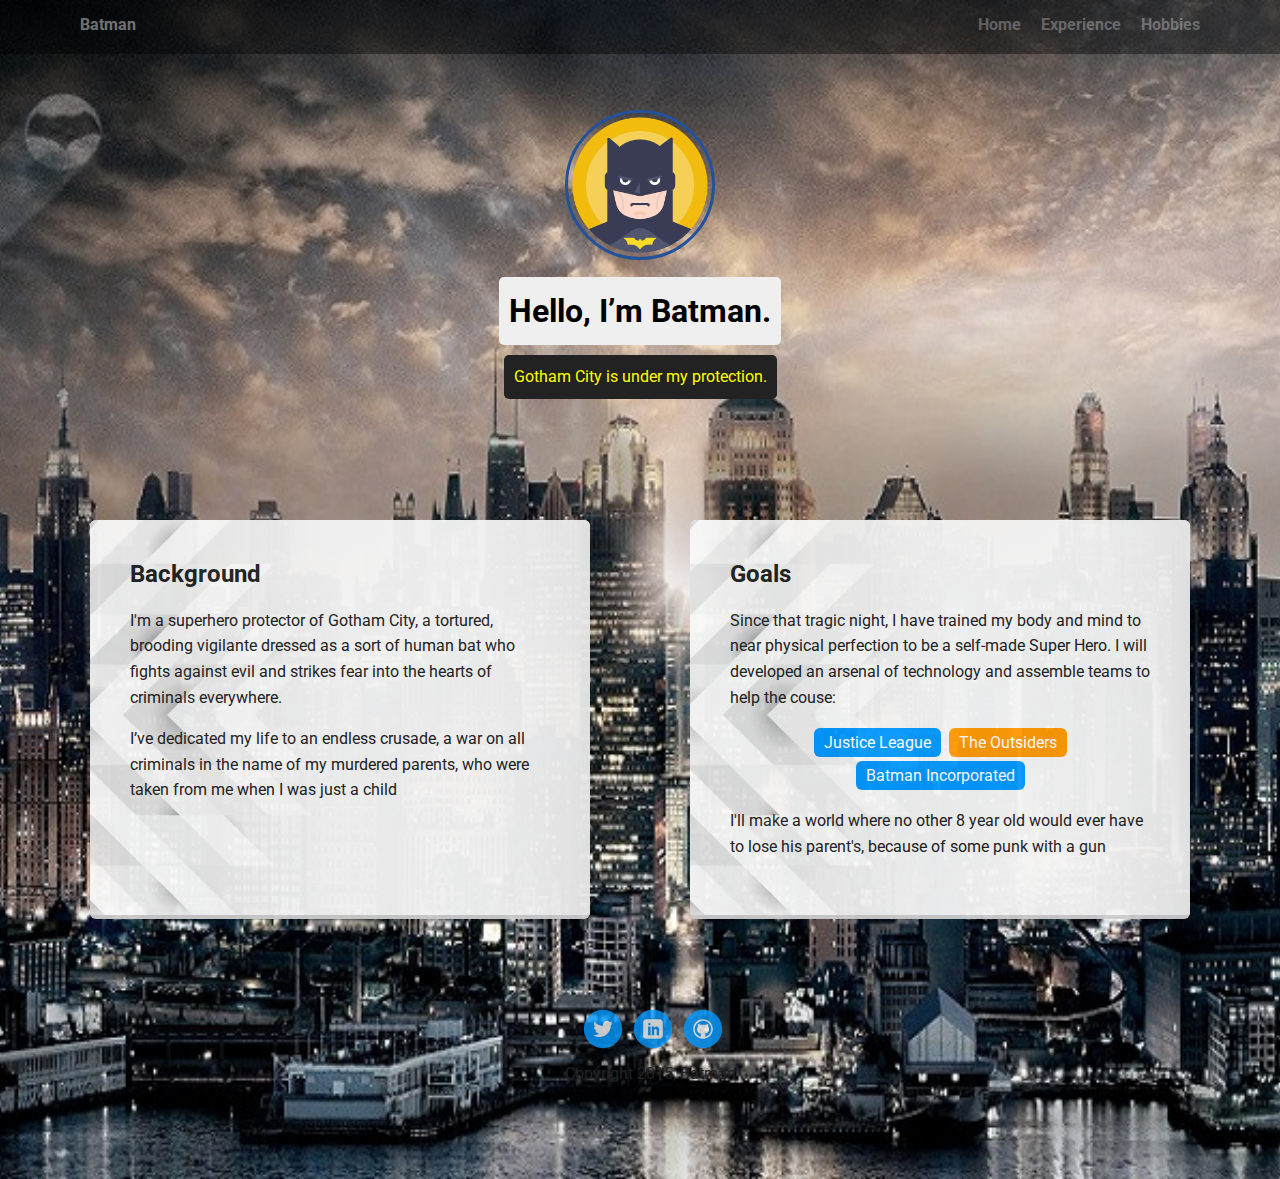
<file: index.html>
<!doctype html>
<html lang="en">
<head>
  <meta charset="utf-8">
  <title>Batman's Profile</title>
  <meta name="viewport" content="width=device-width, initial-scale=1.0">
  <link rel="stylesheet" href="styles.css">
  <link href="https://fonts.googleapis.com/css?family=Muli%7CRoboto:400,300,500,700,900" rel="stylesheet"></head>
  <body>

    <nav class="main-nav">
        <ul class="nav">
          <li class="name">Batman</li>
          <li><a href="index.html">Home</a></li>
          <li><a href="experience.html">Experience</a></li>
          <li><a href="hobbies.html">Hobbies</a></li>
        </ul>
    </nav>

    <header>
      <img src="images/me.png" alt="Cool Batman Avatar" class="profile-image">
      <h1 class="tag name">Hello, I’m Batman.</h1>
      <p class="tag location">Gotham City is under my protection.</p>
    </header>

    <main class="flex">
      <section class="card">
        <h2>Background</h2>
        <p>I'm a superhero protector of Gotham City, a tortured, brooding vigilante dressed as a sort of human bat who fights against evil and strikes fear into the hearts of criminals everywhere.</p>
        <p>I’ve dedicated my life to an endless crusade, a war on all criminals in the name of my murdered parents, who were taken from me when I was just a child</p>
      </section> 

      <section class="card">
        <h2>Goals</h2>
        <p>Since that tragic night, I have trained my body and mind to near physical perfection to be a self-made Super Hero. I will developed an arsenal of technology and assemble teams to help the couse: </p>
        <ul class="skills">
          <li>Justice League</li>
          <li>The Outsiders</li>
          <li>Batman Incorporated</li>

        </ul>
        <p>I'll make a world where no other 8 year old would ever have to lose his parent's, because of some punk with a gun</p>
      </section> 

    </main>
    <footer>
      <ul>
        <li><a href="https://twitter.com/DCBatman?ref_src=twsrc%5Egoogle%7Ctwcamp%5Eserp%7Ctwgr%5Eauthor" class="social twitter">Twitter</a></li>
        <li><a href="https://www.linkedin.com/in/batman-bruce-wayne-43275131/" class="social linkedin">LinkedIn</a></li>
        <li><a href="https://github.com/batman" class="social github">Github</a></li>
      </ul>
      <p class="copyright">Copyright 2015, Batman</p>
    </footer>
  </body>
  </html>
</file>
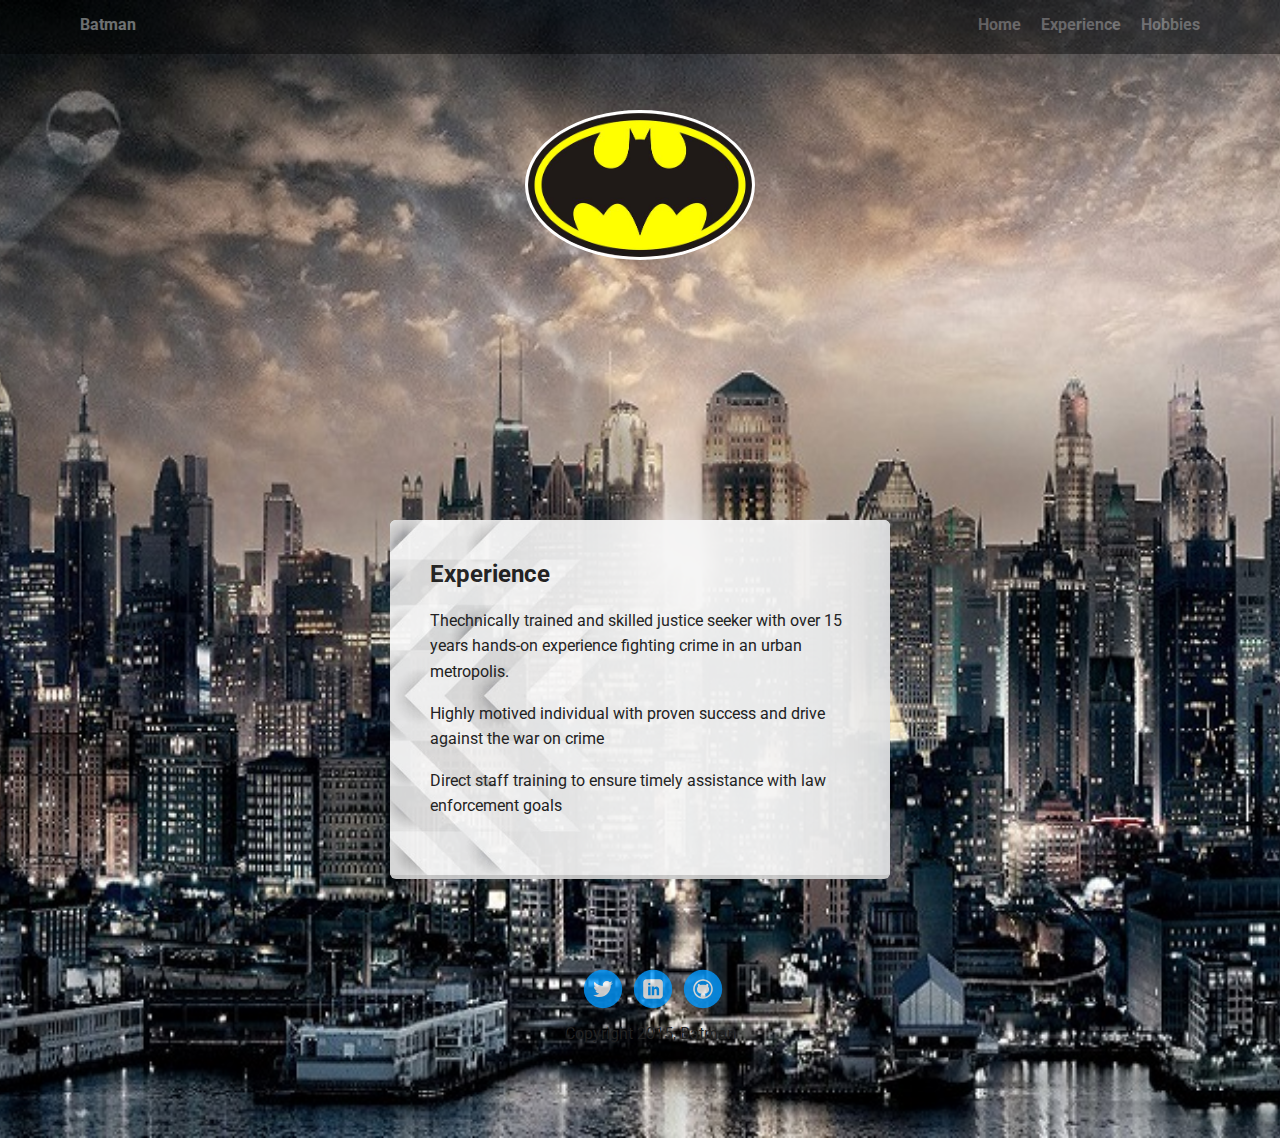
<file: experience.html>
<!doctype html>
<html lang="en">
<head>
  <meta charset="utf-8">
  <title>Batman's Profile</title>
  <meta name="viewport" content="width=device-width, initial-scale=1.0">
  <link rel="stylesheet" href="styles.css">
  <link href="https://fonts.googleapis.com/css?family=Muli%7CRoboto:400,300,500,700,900" rel="stylesheet"></head>
  <body>

    <nav class="main-nav">
        <ul class="nav">
          <li class="name">Batman</li>
          <li><a href="index.html">Home</a></li>
          <li><a href="experience.html">Experience</a></li>
          <li><a href="hobbies.html">Hobbies</a></li>
        </ul>
    </nav>

    <header>
      <img src="images/logo.jpg" alt="Batman Logo" class="logo-image">
    </header>

    <main class="flex">

      <section class="card">
        <h2>Experience</h2>
        <p>Thechnically trained and skilled justice seeker with over 15 years hands-on experience fighting crime in an urban metropolis.</p>
        <p>Highly motived individual with proven success and drive against the war on crime</p>
        <p>Direct staff training to ensure timely assistance with law enforcement goals</p>
      </section> 

    </main>
    <footer>
      <ul>
        <li><a href="https://twitter.com/DCBatman?ref_src=twsrc%5Egoogle%7Ctwcamp%5Eserp%7Ctwgr%5Eauthor" class="social twitter">Twitter</a></li>
        <li><a href="https://www.linkedin.com/in/batman-bruce-wayne-43275131/" class="social linkedin">LinkedIn</a></li>
        <li><a href="https://github.com/batman" class="social github">Github</a></li>
      </ul>
      <p class="copyright">Copyright 2015, Batman</p>
    </footer>
  </body>
  </html>
</file>
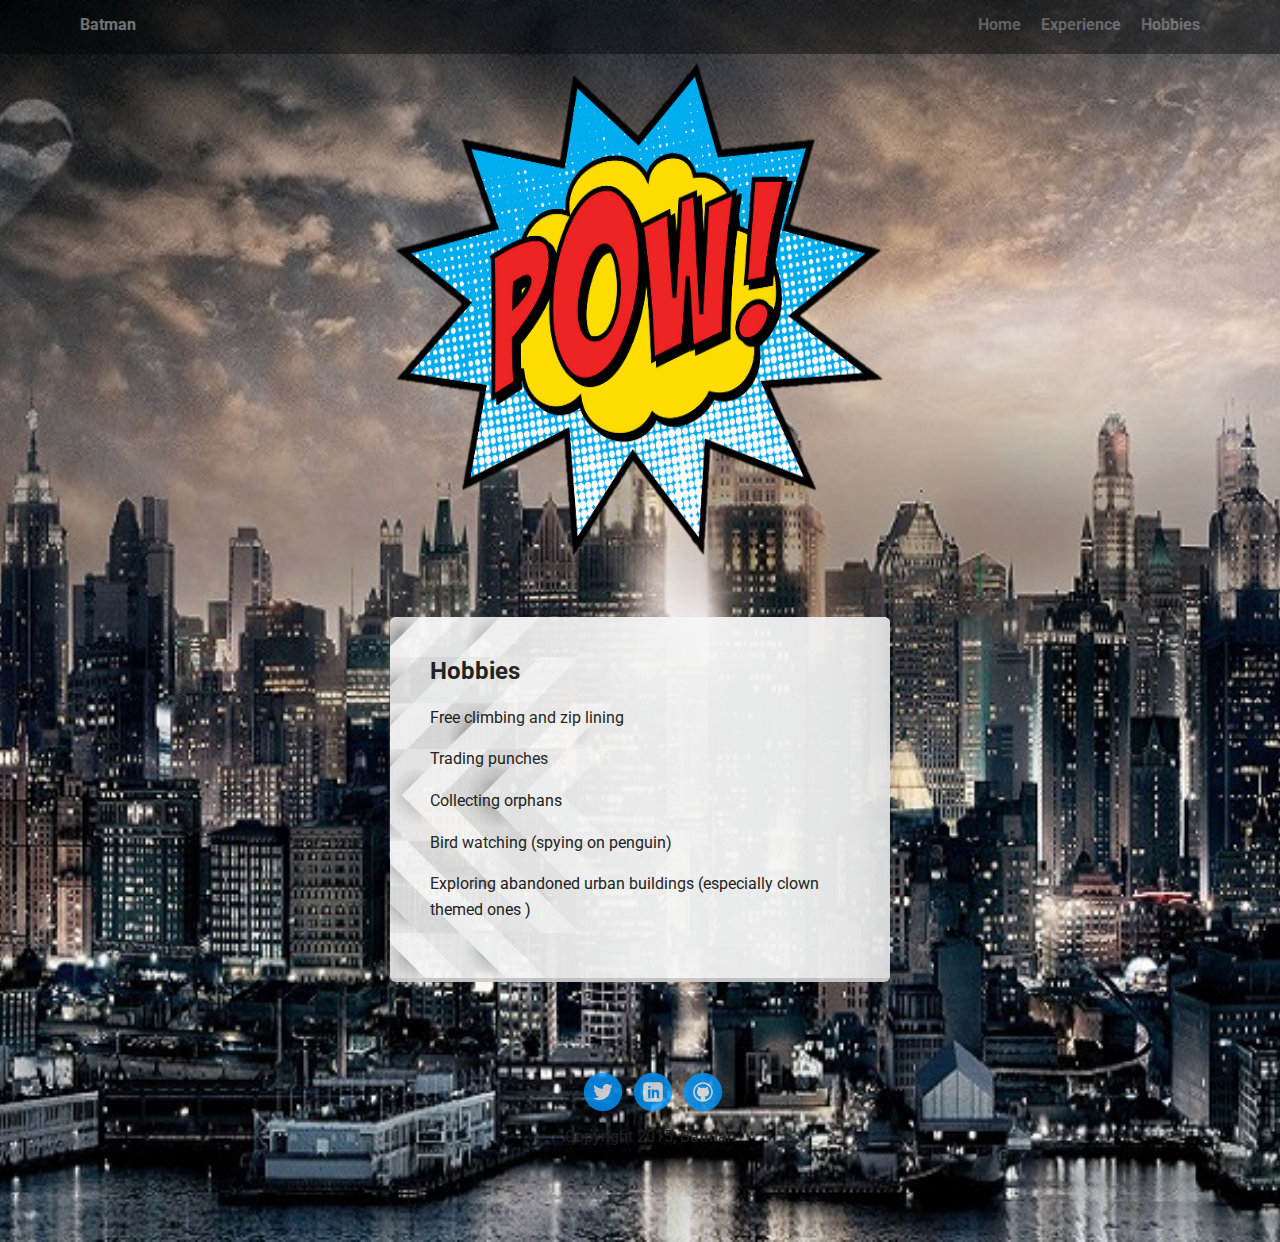
<file: hobbies.html>
<!doctype html>
<html lang="en">
<head>
  <meta charset="utf-8">
  <title>Batman's Profile</title>
  <meta name="viewport" content="width=device-width, initial-scale=1.0">
  <link rel="stylesheet" href="styles.css">
  <link href="https://fonts.googleapis.com/css?family=Muli%7CRoboto:400,300,500,700,900" rel="stylesheet"></head>
  <body>

    <nav class="main-nav">
        <ul class="nav">
          <li class="name">Batman</li>
          <li><a href="index.html">Home</a></li>
          <li><a href="experience.html">Experience</a></li>
          <li><a href="hobbies.html">Hobbies</a></li>
        </ul>
    </nav>

    <header>
      <!-- <img src="images/pow.png" onmouseover="this.src='images/bam.png'; onmouseout="this.src='images/pow.png'; alt="Batman Logo" class="logo-image2"> -->
      <img src='images/pow.png' onmouseover="this.src='images/bam.png';" onmouseout="this.src='images/pow.png';"  alt="Batman Logo" class="logo-image2" />
    </header>

    <main class="flex">

      <section class="card">
        <h2>Hobbies</h2>
        <p>Free climbing and zip lining</p>
        <p>Trading punches</p>
        <p>Collecting orphans</p>
        <p>Bird watching (spying on penguin)</p>
        <p>Exploring abandoned urban buildings (especially clown themed ones )</p>
      </section> 

    </main>
    <footer>
      <ul>
        <li><a href="https://twitter.com/DCBatman?ref_src=twsrc%5Egoogle%7Ctwcamp%5Eserp%7Ctwgr%5Eauthor" class="social twitter">Twitter</a></li>
        <li><a href="https://www.linkedin.com/in/batman-bruce-wayne-43275131/" class="social linkedin">LinkedIn</a></li>
        <li><a href="https://github.com/batman" class="social github">Github</a></li>
      </ul>
      <p class="copyright">Copyright 2015, Batman</p>
    </footer>
  </body>
  </html>
</file>
<file: styles.css>
/* Global Layout Set-up */
* { 
  box-sizing: border-box;
}
  
body {
  background: url('images/Gotham.jpg') no-repeat top center ;
  background-size: cover;
  margin: 0;
  padding: 0;
  text-align: center;
  font-family: 'Roboto', sans-serif;
  color: #222;
  /* background: #f7f5f0; */
}
/* Link Styles */

a {
  text-decoration: none;
  color: #999;
}
a:hover {
  color: #6633ff;
}

/* Section Styles */

.main-nav {
  width: 100%;
  background: black;
  min-height: 30px;
  padding: 10px;
  position: fixed;
  text-align: center;
  opacity: .4;
}
.nav {
  display: flex;
  justify-content: space-around;
  font-weight: 700;
  list-style-type: none;
  margin: 0 auto;
  padding: 0;
}

.nav .name {
    display: block;
    margin-right: auto;
    color: white;
}

.nav li {
  padding: 5px 10px 10px 10px;
}
.nav li:hover{
  transition: 0.5s;
  transform: scale(1.5) rotate(-5deg);
}
.nav a {
  transition: all .5s;
}
.nav a:hover {
  color: white
}

header {
  text-align: center;

  overflow: hidden;
  padding-top: 60px;
}
header {
  line-height: 1.5;
}
header .profile-image {
  margin-top: 50px;
  width: 150px;
  height: 150px;
  border-radius: 50%;
  
  border: 3px solid #21529b;
  transition: all .5s;
}

header .logo-image {
  margin-top: 50px;
  width: 230px;
  height: 150px;
  border-radius: 50%;
  border: 3px solid white;
  transition: all 1s;
}

header .logo-image2 {
  width: 500px;
  height: 500px;
  transition: all 1s;
}

header .logo-image2 {
  width: 500px;
  height: 500px;
}


header .profile-image:hover {

  border-radius: 20%;
  transform: scale(1.2) rotate(5deg);  
}

header .logo-image:hover {
  transform: scale(1.2) rotate(10deg);
  width: 330px;
  height: 210px;
}

header .logo-image2:hover {
  transition: all 1s;
  transform: scale(1.2) rotate(10deg);

}

.tag {
  background-color: #efefef;
  color: black;
  padding: 10px;
  border-radius: 5px;
  display: table;
  margin: 10px auto;
} 
.location {
  background-color: #222;
  color: yellow;
}
.card {
  
  margin: 30px;
  padding: 20px 40px 40px;
  max-width: 500px;
  text-align: left;
  /* background: #fff; */
  border-bottom: 4px solid #ccc;
  border-radius: 6px;
  /* transition: all .5s; */
  opacity: 95%;
  background: url('images/back2.jpg') no-repeat top center ,#fff;
  background-size: cover;

  

}
.card:hover {
  transition-duration:1.5s;
  background: url('images/back.png') no-repeat top center ,#fff;
  background-size:cover;
  transform: scale(1.2);
  border-radius: 10%;

}

ul.skills {
  padding: 0;
  text-align: center;
}

.skills li {
  border-radius: 6px;
  display: inline-block;
  background: #ff9904;
  color: white;
  padding: 5px 10px;
  margin: 2px;
}

.skills li:nth-child(odd) {
  background: #0399ff;
}

footer {
  width: 100%;
  min-height: 30px;
  padding: 20px 0 40px 20px;
}

footer .copyright {
  top: -8px;
  font-size: .75em;
}

footer ul {
  list-style-type: none;
  margin: 0;
  padding: 0;
}

footer ul li {
  display: inline-block;
}

a.social {
  display: inline-block;
  text-indent: -9999px;
  margin-left: 5px;
  width: 40px;
  height: 40px;
  background-size: 40px 40px;
  opacity: .8;
  transition: all .5s;
}
a.twitter {
  background-image: url(images/twitter.svg);
}
a.linkedin {
  background-image: url(images/linkedin.svg);
}
a.github {
  background-image: url(images/github.svg);
}
a.social:hover {
  opacity: 1;
  transform: scale(1.5);
  
}
.clearfix {
  clear: both;
}

/* Styles for larger screens */
@media screen and (min-width: 720px) {
  
  .flex {
      display: -ms-flexbox;      /* TWEENER - IE 10 */
      display: flex; 
      max-width: 1200px;
      -ms-flex-pack: distribute;
      justify-content: space-around;
      margin: 0 auto;
  }

  header {
    min-height: 470px;
  }

  .nav {
    max-width: 1200px;
    padding: 0 30px;
  }


  main {
    padding-top: 20px;
  }

  main p {
    line-height: 1.6em;
  }

  footer {
    font-size: 1.3em;
    max-width: 1200px;
    margin: 40px auto;
  }

}
</file>
